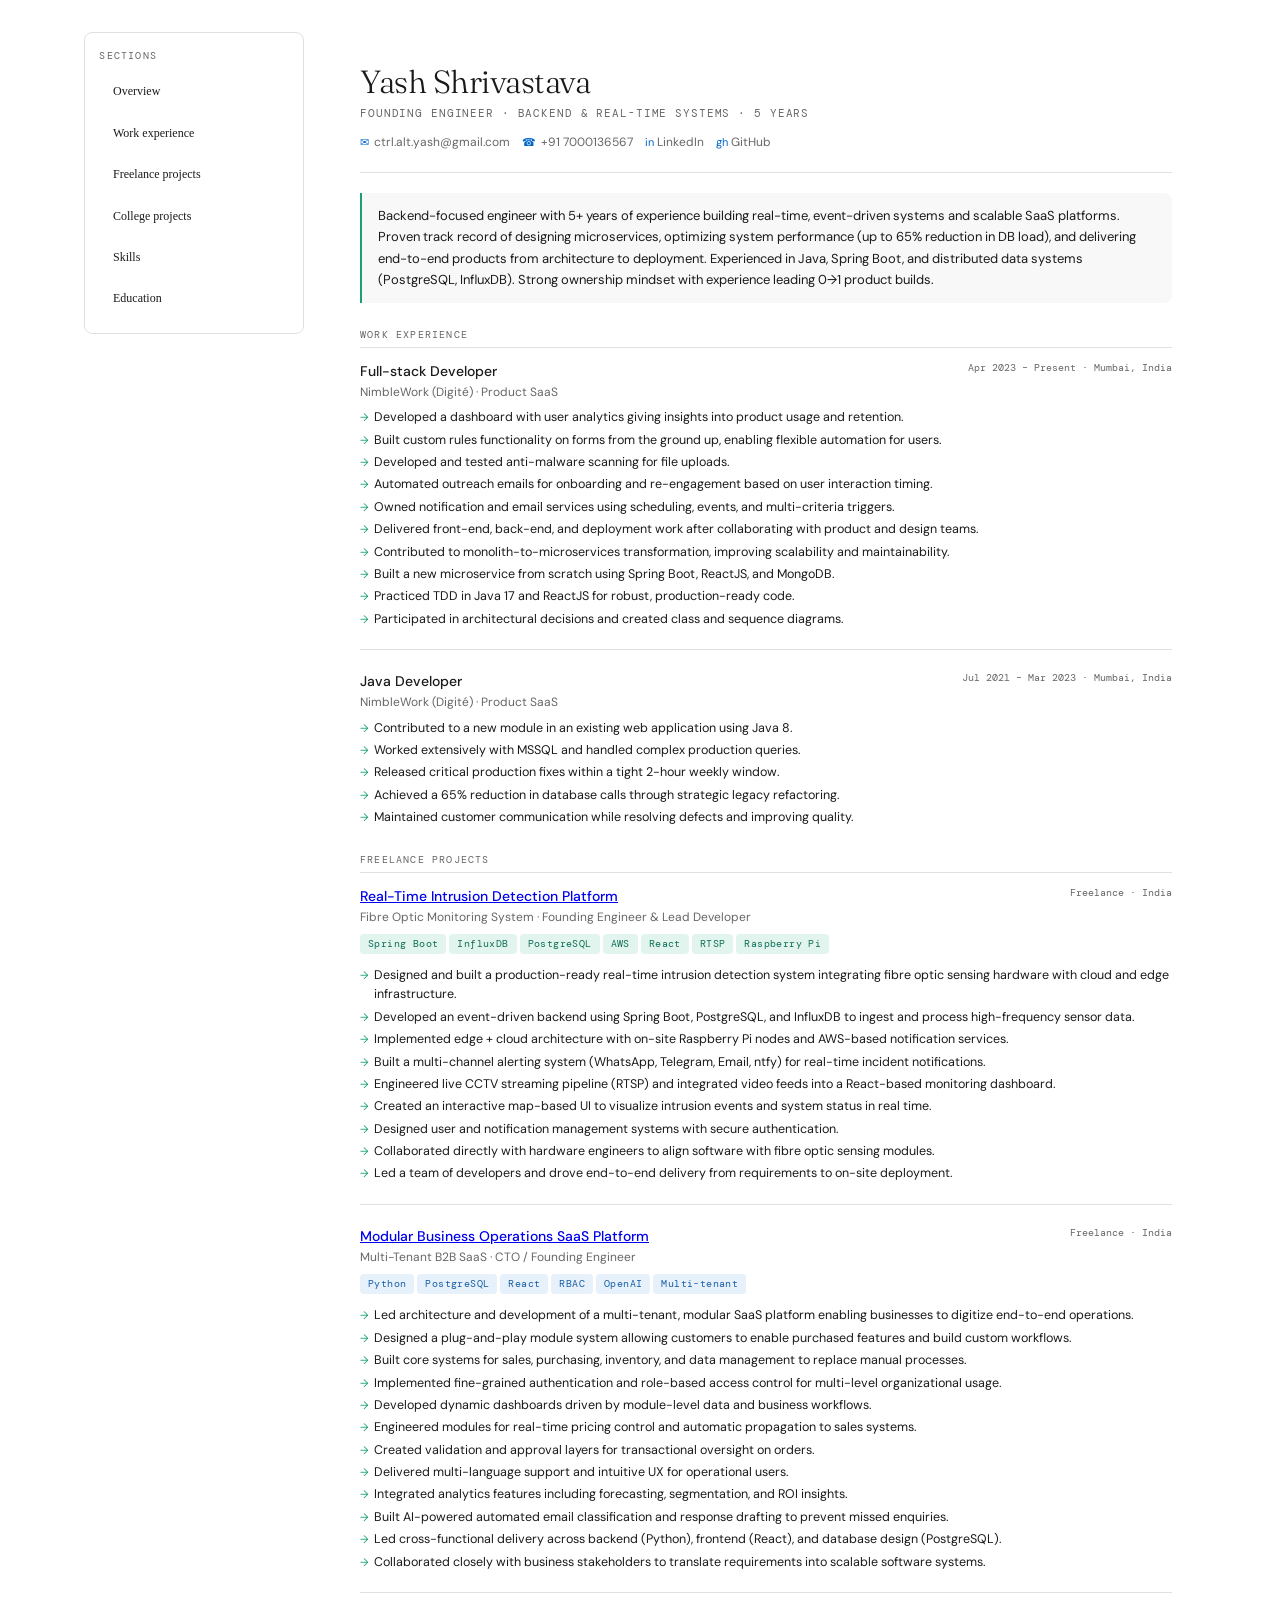
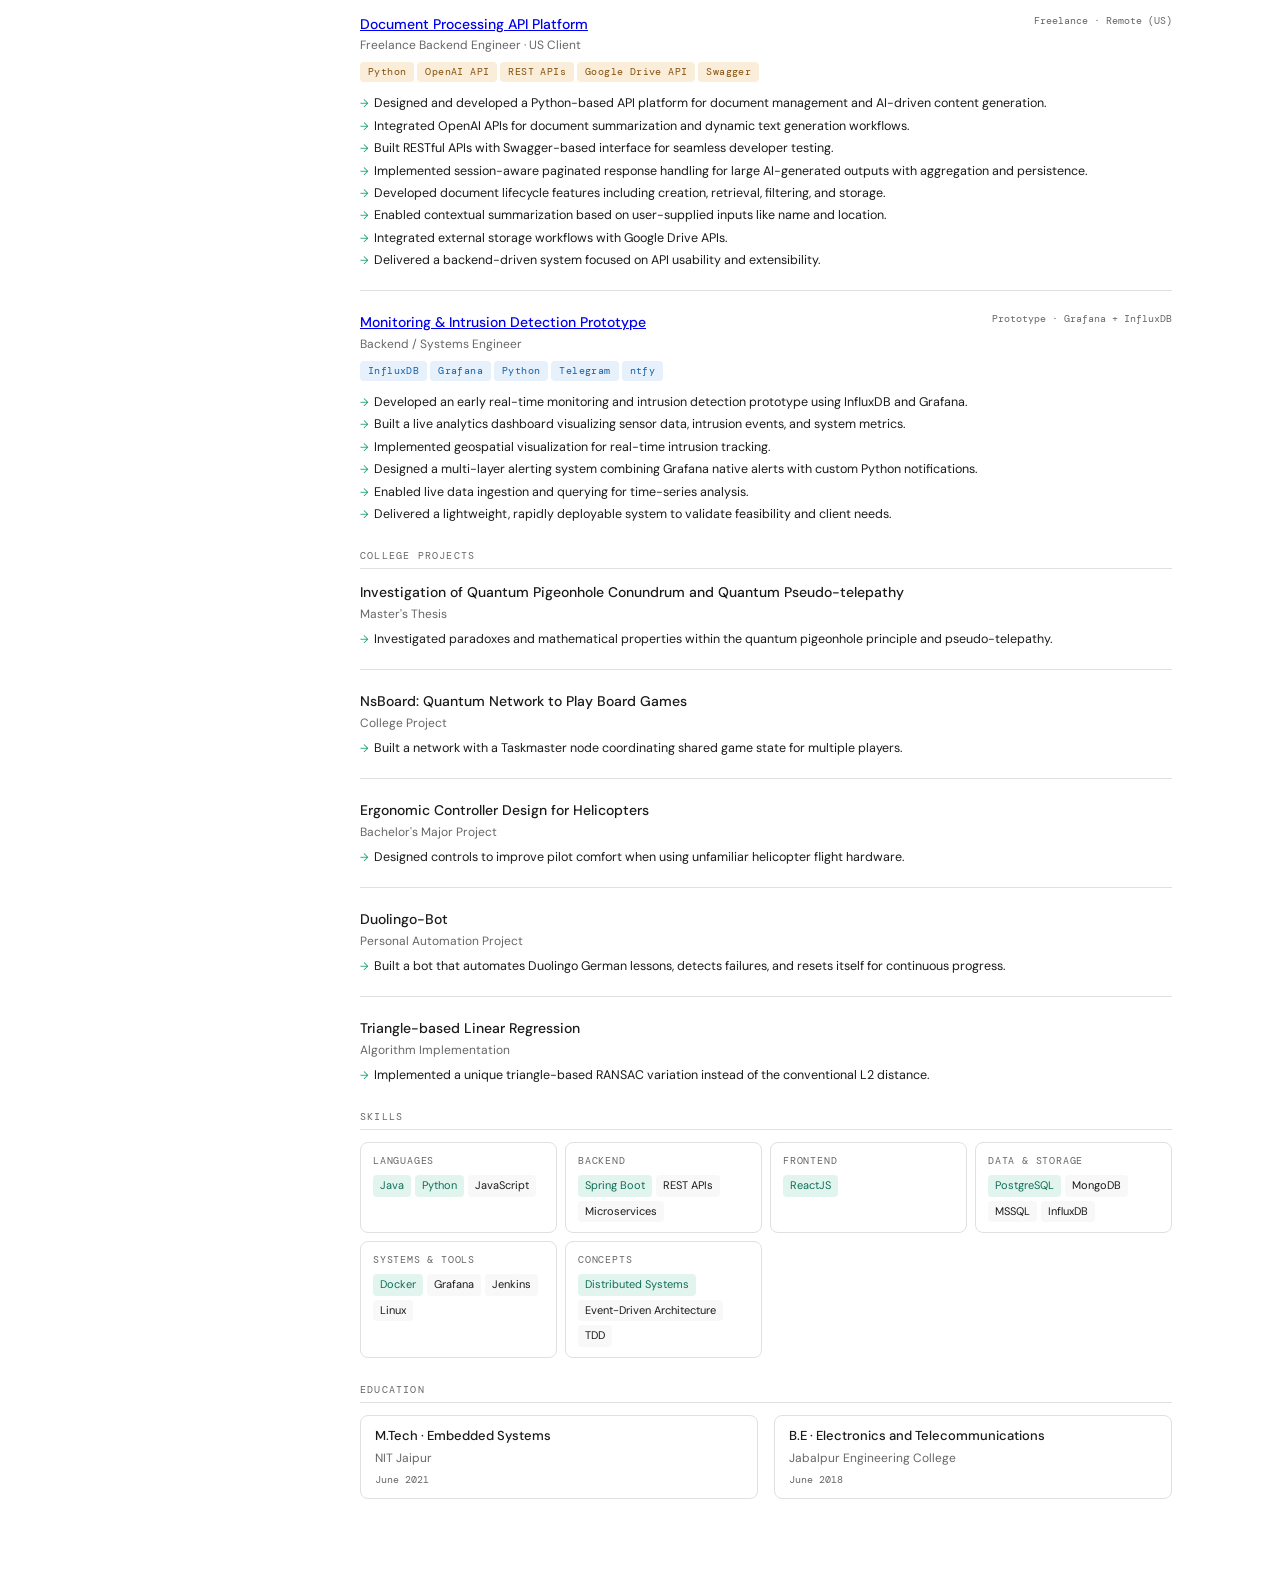
<file: index.html>
<!DOCTYPE html>
<html lang="en">
<head>
  <meta charset="UTF-8">
  <meta name="viewport" content="width=device-width, initial-scale=1.0">
  <title>Yash's Portfolio</title>
  <link rel="stylesheet" href="styles.css">
</head>

<body>
<div class="page-layout">
  <aside class="side-nav" aria-label="Page sections">
    <div class="nav-title">Sections</div>
    <ul class="nav-list">
      <li><a href="#overview">Overview</a></li>
      <li><a href="#work-experience">Work experience</a></li>
      <li><a href="#freelance-projects">Freelance projects</a></li>
      <li><a href="#college-projects">College projects</a></li>
      <li><a href="#skills">Skills</a></li>
      <li><a href="#education">Education</a></li>
    </ul>
  </aside>
  <div class="resume" id="overview">

    <div class="header">
      <div class="name">Yash Shrivastava</div>
    <div class="tagline">Founding Engineer · Backend & Real-Time Systems · 5 Years</div>
      <div class="contact-row">
        <div class="contact-item"><span>✉</span> ctrl.alt.yash@gmail.com</div>
        <div class="contact-item"><span>☎</span> +91 7000136567</div>
        <div class="contact-item"><a href="https://www.linkedin.com/in/maxsash" target="_blank" rel="noopener noreferrer"><span>in</span> LinkedIn</a></div>
        <div class="contact-item"><a href="https://www.github.com/maxsash" target="_blank" rel="noopener noreferrer"><span>gh</span> GitHub</a></div>
      </div>
    </div>

  <div class="pitch">
    Backend-focused engineer with 5+ years of experience building real-time, event-driven systems and scalable SaaS platforms. Proven track record of designing microservices, optimizing system performance (up to 65% reduction in DB load), and delivering end-to-end products from architecture to deployment. Experienced in Java, Spring Boot, and distributed data systems (PostgreSQL, InfluxDB). Strong ownership mindset with experience leading 0→1 product builds.
  </div>

  <div class="section" id="work-experience">
    <div class="section-label">Work experience</div>

    <div class="job">
      <div class="job-header">
        <div>
          <div class="job-title">Full-stack Developer</div>
          <div class="job-company">NimbleWork (Digité) · Product SaaS</div>
        </div>
        <div class="job-meta">Apr 2023 – Present · Mumbai, India</div>
      </div>
      <ul class="bullets">
        <li>Developed a dashboard with user analytics giving insights into product usage and retention.</li>
        <li>Built custom rules functionality on forms from the ground up, enabling flexible automation for users.</li>
        <li>Developed and tested anti-malware scanning for file uploads.</li>
        <li>Automated outreach emails for onboarding and re-engagement based on user interaction timing.</li>
        <li>Owned notification and email services using scheduling, events, and multi-criteria triggers.</li>
        <li>Delivered front-end, back-end, and deployment work after collaborating with product and design teams.</li>
        <li>Contributed to monolith-to-microservices transformation, improving scalability and maintainability.</li>
        <li>Built a new microservice from scratch using Spring Boot, ReactJS, and MongoDB.</li>
        <li>Practiced TDD in Java 17 and ReactJS for robust, production-ready code.</li>
        <li>Participated in architectural decisions and created class and sequence diagrams.</li>
      </ul>
    </div>

    <div class="job">
      <div class="job-header">
        <div>
          <div class="job-title">Java Developer</div>
          <div class="job-company">NimbleWork (Digité) · Product SaaS</div>
        </div>
        <div class="job-meta">Jul 2021 – Mar 2023 · Mumbai, India</div>
      </div>
      <ul class="bullets">
        <li>Contributed to a new module in an existing web application using Java 8.</li>
        <li>Worked extensively with MSSQL and handled complex production queries.</li>
        <li>Released critical production fixes within a tight 2-hour weekly window.</li>
        <li>Achieved a 65% reduction in database calls through strategic legacy refactoring.</li>
        <li>Maintained customer communication while resolving defects and improving quality.</li>
      </ul>
    </div>
  </div>

  <div class="section" id="freelance-projects">
    <div class="section-label">Freelance projects</div>

    <div class="job">
      <div class="job-header">
        <div>
          <div class="job-title"><a href="./case-study/intrusion-detection.html">Real-Time Intrusion Detection Platform</a></div>
          <div class="job-company">Fibre Optic Monitoring System · Founding Engineer & Lead Developer</div>
        </div>
        <div class="job-meta">Freelance · India</div>
      </div>
      <div style="margin-bottom:6px;">
        <span class="badge">Spring Boot</span>
        <span class="badge">InfluxDB</span>
        <span class="badge">PostgreSQL</span>
        <span class="badge">AWS</span>
        <span class="badge">React</span>
        <span class="badge">RTSP</span>
        <span class="badge">Raspberry Pi</span>
      </div>
      <ul class="bullets">
        <li>Designed and built a production-ready real-time intrusion detection system integrating fibre optic sensing hardware with cloud and edge infrastructure.</li>
        <li>Developed an event-driven backend using Spring Boot, PostgreSQL, and InfluxDB to ingest and process high-frequency sensor data.</li>
        <li>Implemented edge + cloud architecture with on-site Raspberry Pi nodes and AWS-based notification services.</li>
        <li>Built a multi-channel alerting system (WhatsApp, Telegram, Email, ntfy) for real-time incident notifications.</li>
        <li>Engineered live CCTV streaming pipeline (RTSP) and integrated video feeds into a React-based monitoring dashboard.</li>
        <li>Created an interactive map-based UI to visualize intrusion events and system status in real time.</li>
        <li>Designed user and notification management systems with secure authentication.</li>
        <li>Collaborated directly with hardware engineers to align software with fibre optic sensing modules.</li>
        <li>Led a team of developers and drove end-to-end delivery from requirements to on-site deployment.</li>
      </ul>
    </div>

    <div class="job">
      <div class="job-header">
        <div>
          <div class="job-title"><a href="./case-study/modular-saas.html">Modular Business Operations SaaS Platform</a></div>
          <div class="job-company">Multi-Tenant B2B SaaS · CTO / Founding Engineer</div>
        </div>
        <div class="job-meta">Freelance · India</div>
      </div>
      <div style="margin-bottom:6px;">
        <span class="badge badge-blue">Python</span>
        <span class="badge badge-blue">PostgreSQL</span>
        <span class="badge badge-blue">React</span>
        <span class="badge badge-blue">RBAC</span>
        <span class="badge badge-blue">OpenAI</span>
        <span class="badge badge-blue">Multi-tenant</span>
      </div>
      <ul class="bullets">
        <li>Led architecture and development of a multi-tenant, modular SaaS platform enabling businesses to digitize end-to-end operations.</li>
        <li>Designed a plug-and-play module system allowing customers to enable purchased features and build custom workflows.</li>
        <li>Built core systems for sales, purchasing, inventory, and data management to replace manual processes.</li>
        <li>Implemented fine-grained authentication and role-based access control for multi-level organizational usage.</li>
        <li>Developed dynamic dashboards driven by module-level data and business workflows.</li>
        <li>Engineered modules for real-time pricing control and automatic propagation to sales systems.</li>
        <li>Created validation and approval layers for transactional oversight on orders.</li>
        <li>Delivered multi-language support and intuitive UX for operational users.</li>
        <li>Integrated analytics features including forecasting, segmentation, and ROI insights.</li>
        <li>Built AI-powered automated email classification and response drafting to prevent missed enquiries.</li>
        <li>Led cross-functional delivery across backend (Python), frontend (React), and database design (PostgreSQL).</li>
        <li>Collaborated closely with business stakeholders to translate requirements into scalable software systems.</li>
      </ul>
    </div>

    <div class="job">
      <div class="job-header">
        <div>
          <div class="job-title"><a href="./case-study/document-processing-api.html">Document Processing API Platform</a></div>
          <div class="job-company">Freelance Backend Engineer · US Client</div>
        </div>
        <div class="job-meta">Freelance · Remote (US)</div>
      </div>
      <div style="margin-bottom:6px;">
        <span class="badge badge-amber">Python</span>
        <span class="badge badge-amber">OpenAI API</span>
        <span class="badge badge-amber">REST APIs</span>
        <span class="badge badge-amber">Google Drive API</span>
        <span class="badge badge-amber">Swagger</span>
      </div>
      <ul class="bullets">
        <li>Designed and developed a Python-based API platform for document management and AI-driven content generation.</li>
        <li>Integrated OpenAI APIs for document summarization and dynamic text generation workflows.</li>
        <li>Built RESTful APIs with Swagger-based interface for seamless developer testing.</li>
        <li>Implemented session-aware paginated response handling for large AI-generated outputs with aggregation and persistence.</li>
        <li>Developed document lifecycle features including creation, retrieval, filtering, and storage.</li>
        <li>Enabled contextual summarization based on user-supplied inputs like name and location.</li>
        <li>Integrated external storage workflows with Google Drive APIs.</li>
        <li>Delivered a backend-driven system focused on API usability and extensibility.</li>
      </ul>
    </div>

    <div class="job">
      <div class="job-header">
        <div>
          <div class="job-title"><a href="./case-study/intrusion-monitoring-prototype.html">Monitoring & Intrusion Detection Prototype</a></div>
          <div class="job-company">Backend / Systems Engineer</div>
        </div>
        <div class="job-meta">Prototype · Grafana + InfluxDB</div>
      </div>
      <div style="margin-bottom:6px;">
        <span class="badge badge-blue">InfluxDB</span>
        <span class="badge badge-blue">Grafana</span>
        <span class="badge badge-blue">Python</span>
        <span class="badge badge-blue">Telegram</span>
        <span class="badge badge-blue">ntfy</span>
      </div>
      <ul class="bullets">
        <li>Developed an early real-time monitoring and intrusion detection prototype using InfluxDB and Grafana.</li>
        <li>Built a live analytics dashboard visualizing sensor data, intrusion events, and system metrics.</li>
        <li>Implemented geospatial visualization for real-time intrusion tracking.</li>
        <li>Designed a multi-layer alerting system combining Grafana native alerts with custom Python notifications.</li>
        <li>Enabled live data ingestion and querying for time-series analysis.</li>
        <li>Delivered a lightweight, rapidly deployable system to validate feasibility and client needs.</li>
      </ul>
    </div>
  </div>

  <div class="section" id="college-projects">
    <div class="section-label">College projects</div>

    <div class="job">
      <div class="job-header">
        <div>
          <div class="job-title">Investigation of Quantum Pigeonhole Conundrum and Quantum Pseudo-telepathy</div>
          <div class="job-company">Master's Thesis</div>
        </div>
      </div>
      <ul class="bullets">
        <li>Investigated paradoxes and mathematical properties within the quantum pigeonhole principle and pseudo-telepathy.</li>
      </ul>
    </div>

    <div class="job">
      <div class="job-header">
        <div>
          <div class="job-title">NsBoard: Quantum Network to Play Board Games</div>
          <div class="job-company">College Project</div>
        </div>
      </div>
      <ul class="bullets">
        <li>Built a network with a Taskmaster node coordinating shared game state for multiple players.</li>
      </ul>
    </div>

    <div class="job">
      <div class="job-header">
        <div>
          <div class="job-title">Ergonomic Controller Design for Helicopters</div>
          <div class="job-company">Bachelor's Major Project</div>
        </div>
      </div>
      <ul class="bullets">
        <li>Designed controls to improve pilot comfort when using unfamiliar helicopter flight hardware.</li>
      </ul>
    </div>

    <div class="job">
      <div class="job-header">
        <div>
          <div class="job-title">Duolingo-Bot</div>
          <div class="job-company">Personal Automation Project</div>
        </div>
      </div>
      <ul class="bullets">
        <li>Built a bot that automates Duolingo German lessons, detects failures, and resets itself for continuous progress.</li>
      </ul>
    </div>

    <div class="job">
      <div class="job-header">
        <div>
          <div class="job-title">Triangle-based Linear Regression</div>
          <div class="job-company">Algorithm Implementation</div>
        </div>
      </div>
      <ul class="bullets">
        <li>Implemented a unique triangle-based RANSAC variation instead of the conventional L2 distance.</li>
      </ul>
    </div>
  </div>

  <div class="section" id="skills">
    <div class="section-label">Skills</div>
    <div class="skills-grid">
      <div class="skill-group">
        <div class="skill-group-title">Languages</div>
        <div class="skill-tags">
          <span class="tag highlight-tag">Java</span>
          <span class="tag highlight-tag">Python</span>
          <span class="tag">JavaScript</span>
        </div>
      </div>
      <div class="skill-group">
        <div class="skill-group-title">Backend</div>
        <div class="skill-tags">
          <span class="tag highlight-tag">Spring Boot</span>
          <span class="tag">REST APIs</span>
          <span class="tag">Microservices</span>
        </div>
      </div>
      <div class="skill-group">
        <div class="skill-group-title">Frontend</div>
        <div class="skill-tags">
          <span class="tag highlight-tag">ReactJS</span>
        </div>
      </div>
      <div class="skill-group">
        <div class="skill-group-title">Data & Storage</div>
        <div class="skill-tags">
          <span class="tag highlight-tag">PostgreSQL</span>
          <span class="tag">MongoDB</span>
          <span class="tag">MSSQL</span>
          <span class="tag">InfluxDB</span>
        </div>
      </div>
      <div class="skill-group">
        <div class="skill-group-title">Systems & Tools</div>
        <div class="skill-tags">
          <span class="tag highlight-tag">Docker</span>
          <span class="tag">Grafana</span>
          <span class="tag">Jenkins</span>
          <span class="tag">Linux</span>
        </div>
      </div>
      <div class="skill-group">
        <div class="skill-group-title">Concepts</div>
        <div class="skill-tags">
          <span class="tag highlight-tag">Distributed Systems</span>
          <span class="tag">Event-Driven Architecture</span>
          <span class="tag">TDD</span>
        </div>
      </div>
    </div>
  </div>

  <div class="section" id="education">
    <div class="section-label">Education</div>
    <div class="two-col">
      <div class="edu-item">
        <div class="edu-degree">M.Tech · Embedded Systems</div>
        <div class="edu-school">NIT Jaipur</div>
        <div class="edu-year">June 2021</div>
      </div>
      <div class="edu-item">
        <div class="edu-degree">B.E · Electronics and Telecommunications</div>
        <div class="edu-school">Jabalpur Engineering College</div>
        <div class="edu-year">June 2018</div>
      </div>
    </div>
  </div>

</div>
</div>

</body>
</html>
</file>
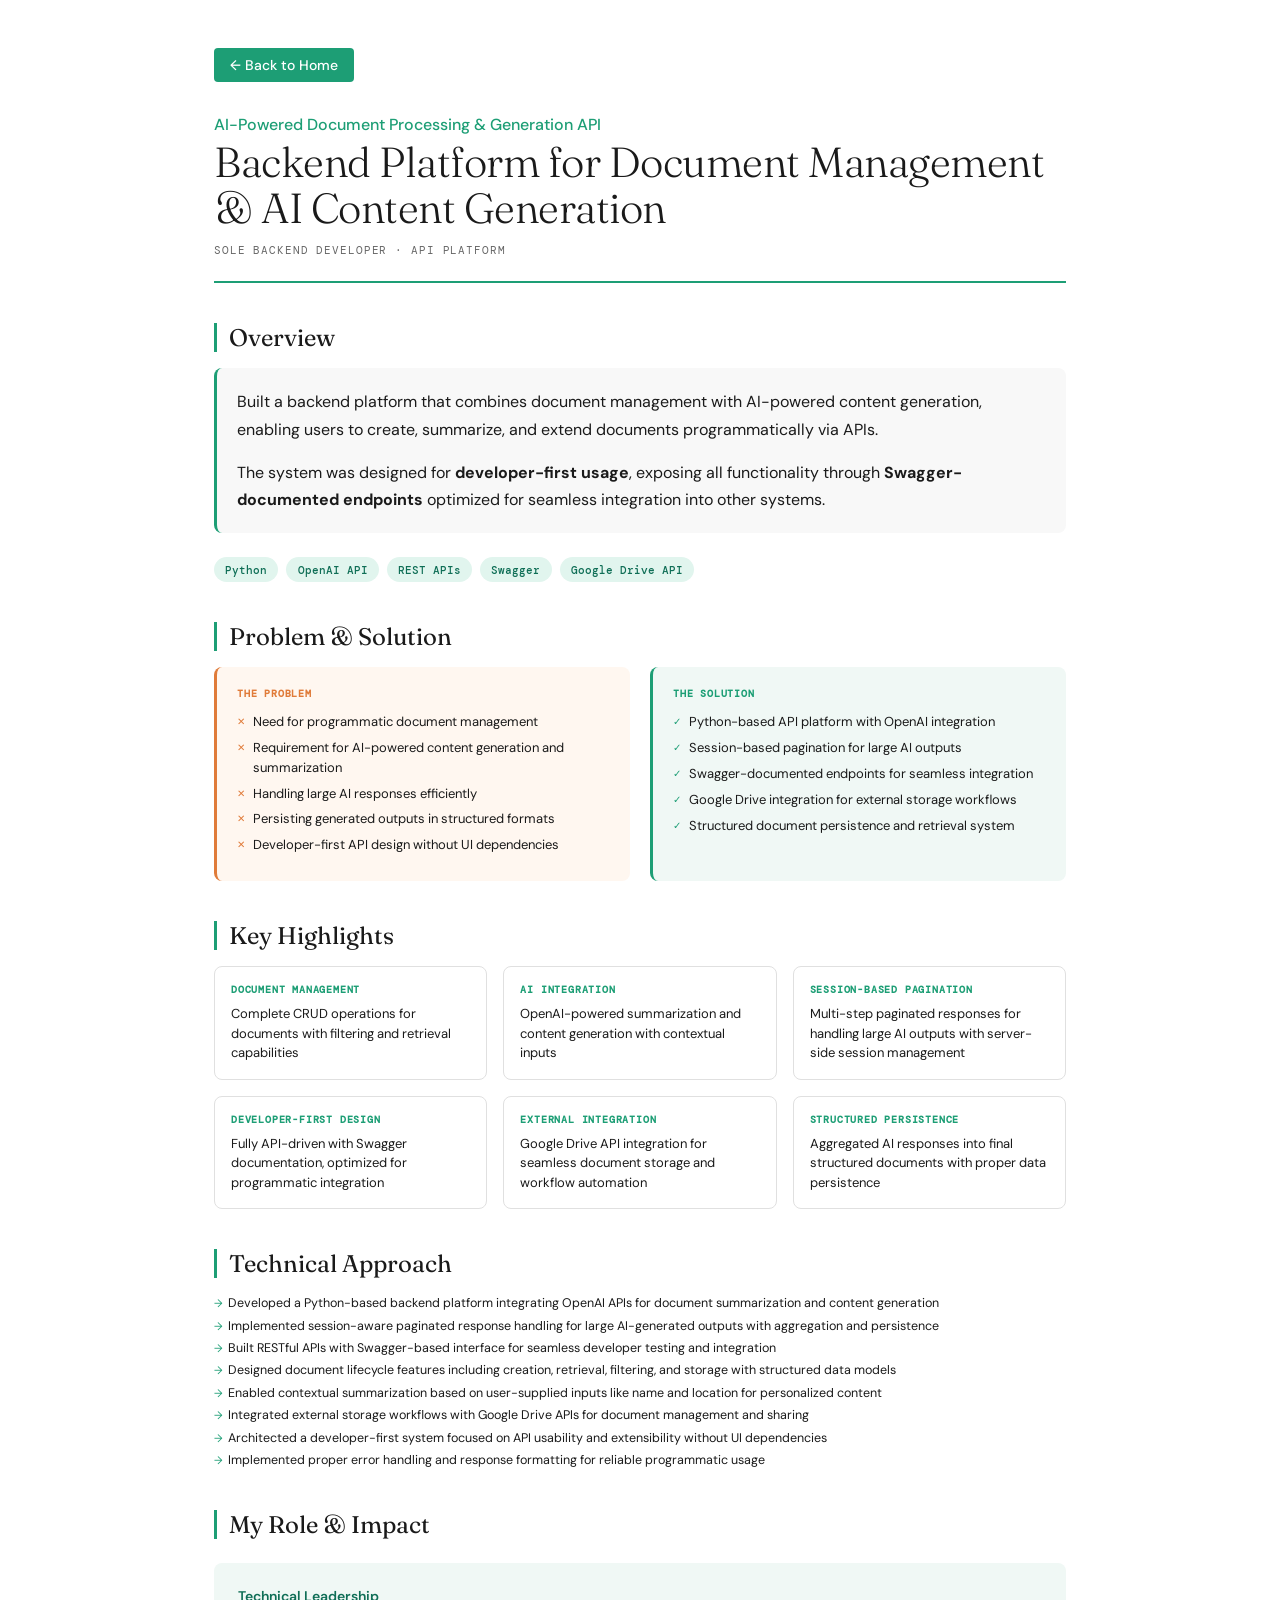
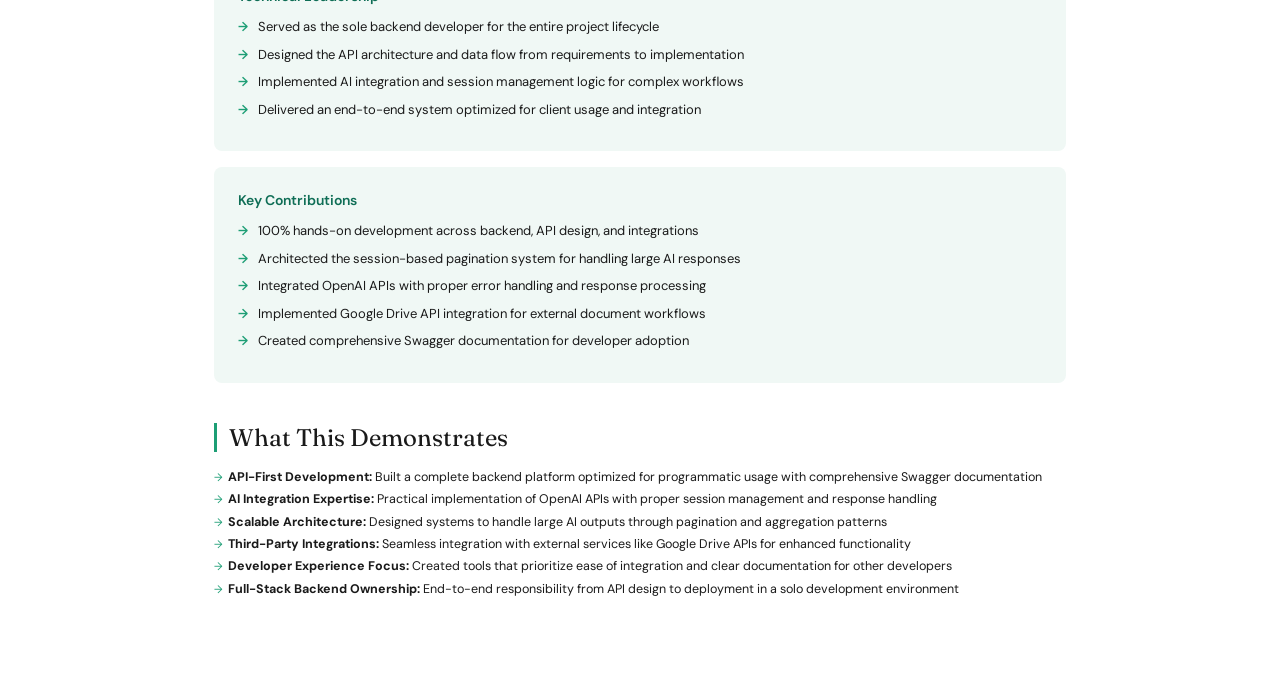
<file: case-study/document-processing-api.html>
<!DOCTYPE html>
<html lang="en">
<head>
  <meta charset="UTF-8">
  <meta name="viewport" content="width=device-width, initial-scale=1.0">
  <title>AI-Powered Document Processing & Generation API - Case Study</title>
  <link rel="stylesheet" href="case-study.css">
</head>

<body>
<div class="case-study">
  <a href="../index.html" class="back-button">← Back to Home</a>
  <div class="case-study-header">
    <div class="case-study-subtitle">AI-Powered Document Processing & Generation API</div>
    <h1 class="case-study-title">Backend Platform for Document Management & AI Content Generation</h1>
    <div class="case-study-meta">Sole Backend Developer · API Platform</div>
  </div>

  <div class="case-study-section">
    <h2 class="case-study-section-title">Overview</h2>
    <div class="overview-box">
      <p>
        Built a backend platform that combines document management with AI-powered content generation, enabling users to create, summarize, and extend documents programmatically via APIs.
      </p>
      <p>
        The system was designed for <strong>developer-first usage</strong>, exposing all functionality through <strong>Swagger-documented endpoints</strong> optimized for seamless integration into other systems.
      </p>
    </div>

    <div class="tech-stack">
      <span class="tech-badge">Python</span>
      <span class="tech-badge">OpenAI API</span>
      <span class="tech-badge">REST APIs</span>
      <span class="tech-badge">Swagger</span>
      <span class="tech-badge">Google Drive API</span>
    </div>
  </div>

  <div class="case-study-section">
    <h2 class="case-study-section-title">Problem & Solution</h2>
    <div class="problem-solution-grid">
      <div class="ps-card problem">
        <h4>The Problem</h4>
        <ul>
          <li>Need for programmatic document management</li>
          <li>Requirement for AI-powered content generation and summarization</li>
          <li>Handling large AI responses efficiently</li>
          <li>Persisting generated outputs in structured formats</li>
          <li>Developer-first API design without UI dependencies</li>
        </ul>
      </div>
      <div class="ps-card solution">
        <h4>The Solution</h4>
        <ul>
          <li>Python-based API platform with OpenAI integration</li>
          <li>Session-based pagination for large AI outputs</li>
          <li>Swagger-documented endpoints for seamless integration</li>
          <li>Google Drive integration for external storage workflows</li>
          <li>Structured document persistence and retrieval system</li>
        </ul>
      </div>
    </div>
  </div>

  <div class="case-study-section">
    <h2 class="case-study-section-title">Key Highlights</h2>
    <div class="highlights-grid">
      <div class="highlight-card">
        <div class="highlight-label">Document Management</div>
        <div class="highlight-text">Complete CRUD operations for documents with filtering and retrieval capabilities</div>
      </div>
      <div class="highlight-card">
        <div class="highlight-label">AI Integration</div>
        <div class="highlight-text">OpenAI-powered summarization and content generation with contextual inputs</div>
      </div>
      <div class="highlight-card">
        <div class="highlight-label">Session-Based Pagination</div>
        <div class="highlight-text">Multi-step paginated responses for handling large AI outputs with server-side session management</div>
      </div>
      <div class="highlight-card">
        <div class="highlight-label">Developer-First Design</div>
        <div class="highlight-text">Fully API-driven with Swagger documentation, optimized for programmatic integration</div>
      </div>
      <div class="highlight-card">
        <div class="highlight-label">External Integration</div>
        <div class="highlight-text">Google Drive API integration for seamless document storage and workflow automation</div>
      </div>
      <div class="highlight-card">
        <div class="highlight-label">Structured Persistence</div>
        <div class="highlight-text">Aggregated AI responses into final structured documents with proper data persistence</div>
      </div>
    </div>
  </div>

  <div class="case-study-section">
    <h2 class="case-study-section-title">Technical Approach</h2>
    <ul class="bullets">
      <li>Developed a Python-based backend platform integrating OpenAI APIs for document summarization and content generation</li>
      <li>Implemented session-aware paginated response handling for large AI-generated outputs with aggregation and persistence</li>
      <li>Built RESTful APIs with Swagger-based interface for seamless developer testing and integration</li>
      <li>Designed document lifecycle features including creation, retrieval, filtering, and storage with structured data models</li>
      <li>Enabled contextual summarization based on user-supplied inputs like name and location for personalized content</li>
      <li>Integrated external storage workflows with Google Drive APIs for document management and sharing</li>
      <li>Architected a developer-first system focused on API usability and extensibility without UI dependencies</li>
      <li>Implemented proper error handling and response formatting for reliable programmatic usage</li>
    </ul>
  </div>

  <div class="case-study-section">
    <h2 class="case-study-section-title">My Role & Impact</h2>
    <div class="role-section">
      <h4>Technical Leadership</h4>
      <ul>
        <li>Served as the sole backend developer for the entire project lifecycle</li>
        <li>Designed the API architecture and data flow from requirements to implementation</li>
        <li>Implemented AI integration and session management logic for complex workflows</li>
        <li>Delivered an end-to-end system optimized for client usage and integration</li>
      </ul>
    </div>

    <div class="role-section">
      <h4>Key Contributions</h4>
      <ul>
        <li>100% hands-on development across backend, API design, and integrations</li>
        <li>Architected the session-based pagination system for handling large AI responses</li>
        <li>Integrated OpenAI APIs with proper error handling and response processing</li>
        <li>Implemented Google Drive API integration for external document workflows</li>
        <li>Created comprehensive Swagger documentation for developer adoption</li>
      </ul>
    </div>
  </div>

  <div class="case-study-section">
    <h2 class="case-study-section-title">What This Demonstrates</h2>
    <ul class="bullets">
      <li><strong>API-First Development:</strong> Built a complete backend platform optimized for programmatic usage with comprehensive Swagger documentation</li>
      <li><strong>AI Integration Expertise:</strong> Practical implementation of OpenAI APIs with proper session management and response handling</li>
      <li><strong>Scalable Architecture:</strong> Designed systems to handle large AI outputs through pagination and aggregation patterns</li>
      <li><strong>Third-Party Integrations:</strong> Seamless integration with external services like Google Drive APIs for enhanced functionality</li>
      <li><strong>Developer Experience Focus:</strong> Created tools that prioritize ease of integration and clear documentation for other developers</li>
      <li><strong>Full-Stack Backend Ownership:</strong> End-to-end responsibility from API design to deployment in a solo development environment</li>
    </ul>
  </div>

</div>
</body>
</html>
</file>
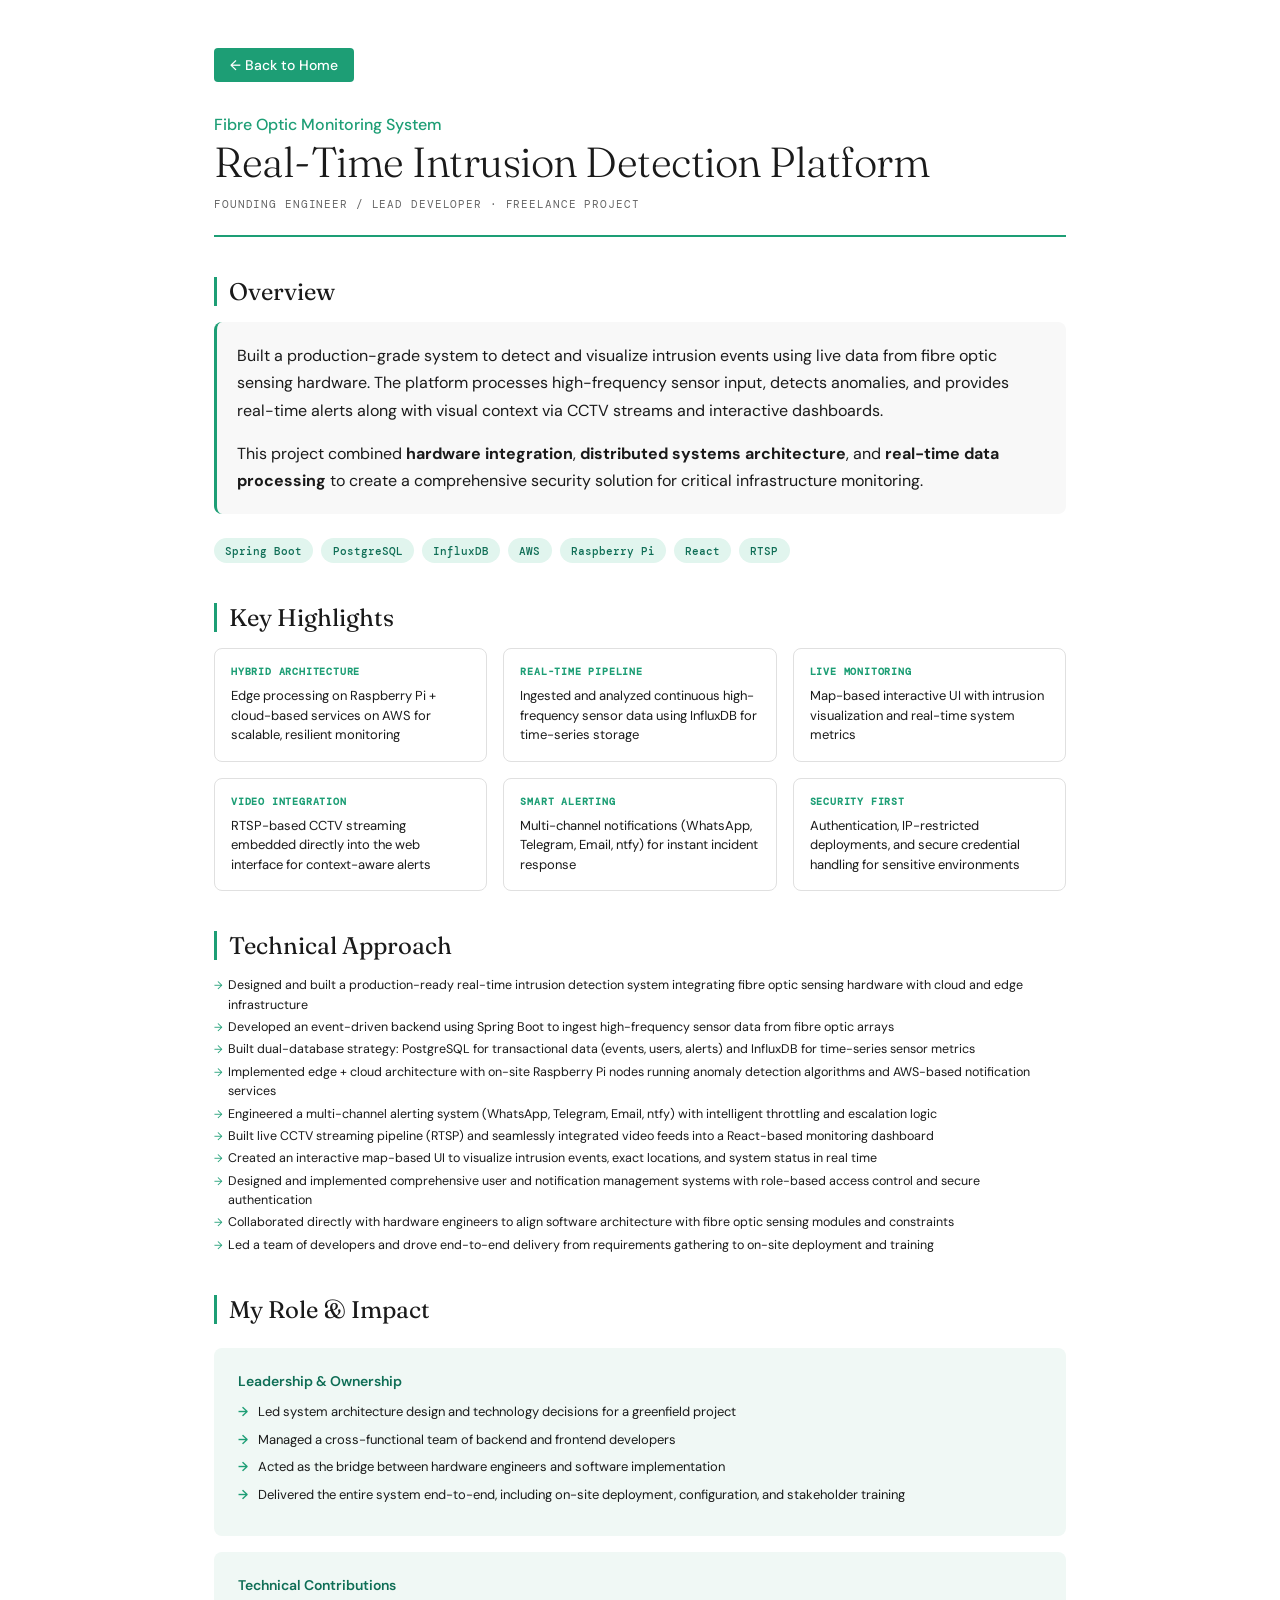
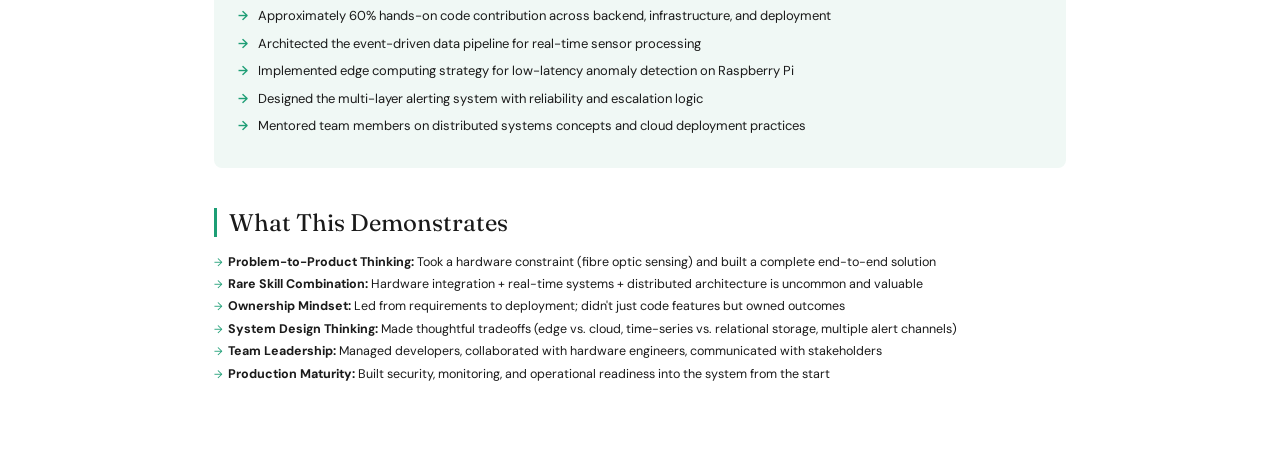
<file: case-study/intrusion-detection.html>
<!DOCTYPE html>
<html lang="en">
<head>
  <meta charset="UTF-8">
  <meta name="viewport" content="width=device-width, initial-scale=1.0">
  <title>Real-Time Intrusion Detection Platform - Case Study</title>
  <link rel="stylesheet" href="case-study.css">
</head>

<body>
<div class="case-study">
  <a href="../index.html" class="back-button">← Back to Home</a>
  <div class="case-study-header">
    <div class="case-study-subtitle">Fibre Optic Monitoring System</div>
    <h1 class="case-study-title">Real-Time Intrusion Detection Platform</h1>
    <div class="case-study-meta">Founding Engineer / Lead Developer · Freelance Project</div>
  </div>

  <div class="case-study-section">
    <h2 class="case-study-section-title">Overview</h2>
    <div class="overview-box">
      <p>
        Built a production-grade system to detect and visualize intrusion events using live data from fibre optic sensing hardware. The platform processes high-frequency sensor input, detects anomalies, and provides real-time alerts along with visual context via CCTV streams and interactive dashboards.
      </p>
      <p>
        This project combined <strong>hardware integration</strong>, <strong>distributed systems architecture</strong>, and <strong>real-time data processing</strong> to create a comprehensive security solution for critical infrastructure monitoring.
      </p>
    </div>

    <div class="tech-stack">
      <span class="tech-badge">Spring Boot</span>
      <span class="tech-badge">PostgreSQL</span>
      <span class="tech-badge">InfluxDB</span>
      <span class="tech-badge">AWS</span>
      <span class="tech-badge">Raspberry Pi</span>
      <span class="tech-badge">React</span>
      <span class="tech-badge">RTSP</span>
    </div>
  </div>

  <div class="case-study-section">
    <h2 class="case-study-section-title">Key Highlights</h2>
    <div class="highlights-grid">
      <div class="highlight-card">
        <div class="highlight-label">Hybrid Architecture</div>
        <div class="highlight-text">Edge processing on Raspberry Pi + cloud-based services on AWS for scalable, resilient monitoring</div>
      </div>
      <div class="highlight-card">
        <div class="highlight-label">Real-Time Pipeline</div>
        <div class="highlight-text">Ingested and analyzed continuous high-frequency sensor data using InfluxDB for time-series storage</div>
      </div>
      <div class="highlight-card">
        <div class="highlight-label">Live Monitoring</div>
        <div class="highlight-text">Map-based interactive UI with intrusion visualization and real-time system metrics</div>
      </div>
      <div class="highlight-card">
        <div class="highlight-label">Video Integration</div>
        <div class="highlight-text">RTSP-based CCTV streaming embedded directly into the web interface for context-aware alerts</div>
      </div>
      <div class="highlight-card">
        <div class="highlight-label">Smart Alerting</div>
        <div class="highlight-text">Multi-channel notifications (WhatsApp, Telegram, Email, ntfy) for instant incident response</div>
      </div>
      <div class="highlight-card">
        <div class="highlight-label">Security First</div>
        <div class="highlight-text">Authentication, IP-restricted deployments, and secure credential handling for sensitive environments</div>
      </div>
    </div>
  </div>

  <div class="case-study-section">
    <h2 class="case-study-section-title">Technical Approach</h2>
    <ul class="bullets">
      <li>Designed and built a production-ready real-time intrusion detection system integrating fibre optic sensing hardware with cloud and edge infrastructure</li>
      <li>Developed an event-driven backend using Spring Boot to ingest high-frequency sensor data from fibre optic arrays</li>
      <li>Built dual-database strategy: PostgreSQL for transactional data (events, users, alerts) and InfluxDB for time-series sensor metrics</li>
      <li>Implemented edge + cloud architecture with on-site Raspberry Pi nodes running anomaly detection algorithms and AWS-based notification services</li>
      <li>Engineered a multi-channel alerting system (WhatsApp, Telegram, Email, ntfy) with intelligent throttling and escalation logic</li>
      <li>Built live CCTV streaming pipeline (RTSP) and seamlessly integrated video feeds into a React-based monitoring dashboard</li>
      <li>Created an interactive map-based UI to visualize intrusion events, exact locations, and system status in real time</li>
      <li>Designed and implemented comprehensive user and notification management systems with role-based access control and secure authentication</li>
      <li>Collaborated directly with hardware engineers to align software architecture with fibre optic sensing modules and constraints</li>
      <li>Led a team of developers and drove end-to-end delivery from requirements gathering to on-site deployment and training</li>
    </ul>
  </div>

  <div class="case-study-section">
    <h2 class="case-study-section-title">My Role & Impact</h2>
    <div class="role-section">
      <h4>Leadership & Ownership</h4>
      <ul>
        <li>Led system architecture design and technology decisions for a greenfield project</li>
        <li>Managed a cross-functional team of backend and frontend developers</li>
        <li>Acted as the bridge between hardware engineers and software implementation</li>
        <li>Delivered the entire system end-to-end, including on-site deployment, configuration, and stakeholder training</li>
      </ul>
    </div>

    <div class="role-section">
      <h4>Technical Contributions</h4>
      <ul>
        <li>Approximately 60% hands-on code contribution across backend, infrastructure, and deployment</li>
        <li>Architected the event-driven data pipeline for real-time sensor processing</li>
        <li>Implemented edge computing strategy for low-latency anomaly detection on Raspberry Pi</li>
        <li>Designed the multi-layer alerting system with reliability and escalation logic</li>
        <li>Mentored team members on distributed systems concepts and cloud deployment practices</li>
      </ul>
    </div>
  </div>

  <div class="case-study-section">
    <h2 class="case-study-section-title">What This Demonstrates</h2>
    <ul class="bullets">
      <li><strong>Problem-to-Product Thinking:</strong> Took a hardware constraint (fibre optic sensing) and built a complete end-to-end solution</li>
      <li><strong>Rare Skill Combination:</strong> Hardware integration + real-time systems + distributed architecture is uncommon and valuable</li>
      <li><strong>Ownership Mindset:</strong> Led from requirements to deployment; didn't just code features but owned outcomes</li>
      <li><strong>System Design Thinking:</strong> Made thoughtful tradeoffs (edge vs. cloud, time-series vs. relational storage, multiple alert channels)</li>
      <li><strong>Team Leadership:</strong> Managed developers, collaborated with hardware engineers, communicated with stakeholders</li>
      <li><strong>Production Maturity:</strong> Built security, monitoring, and operational readiness into the system from the start</li>
    </ul>
  </div>

</div>
</body>

</html>
</file>
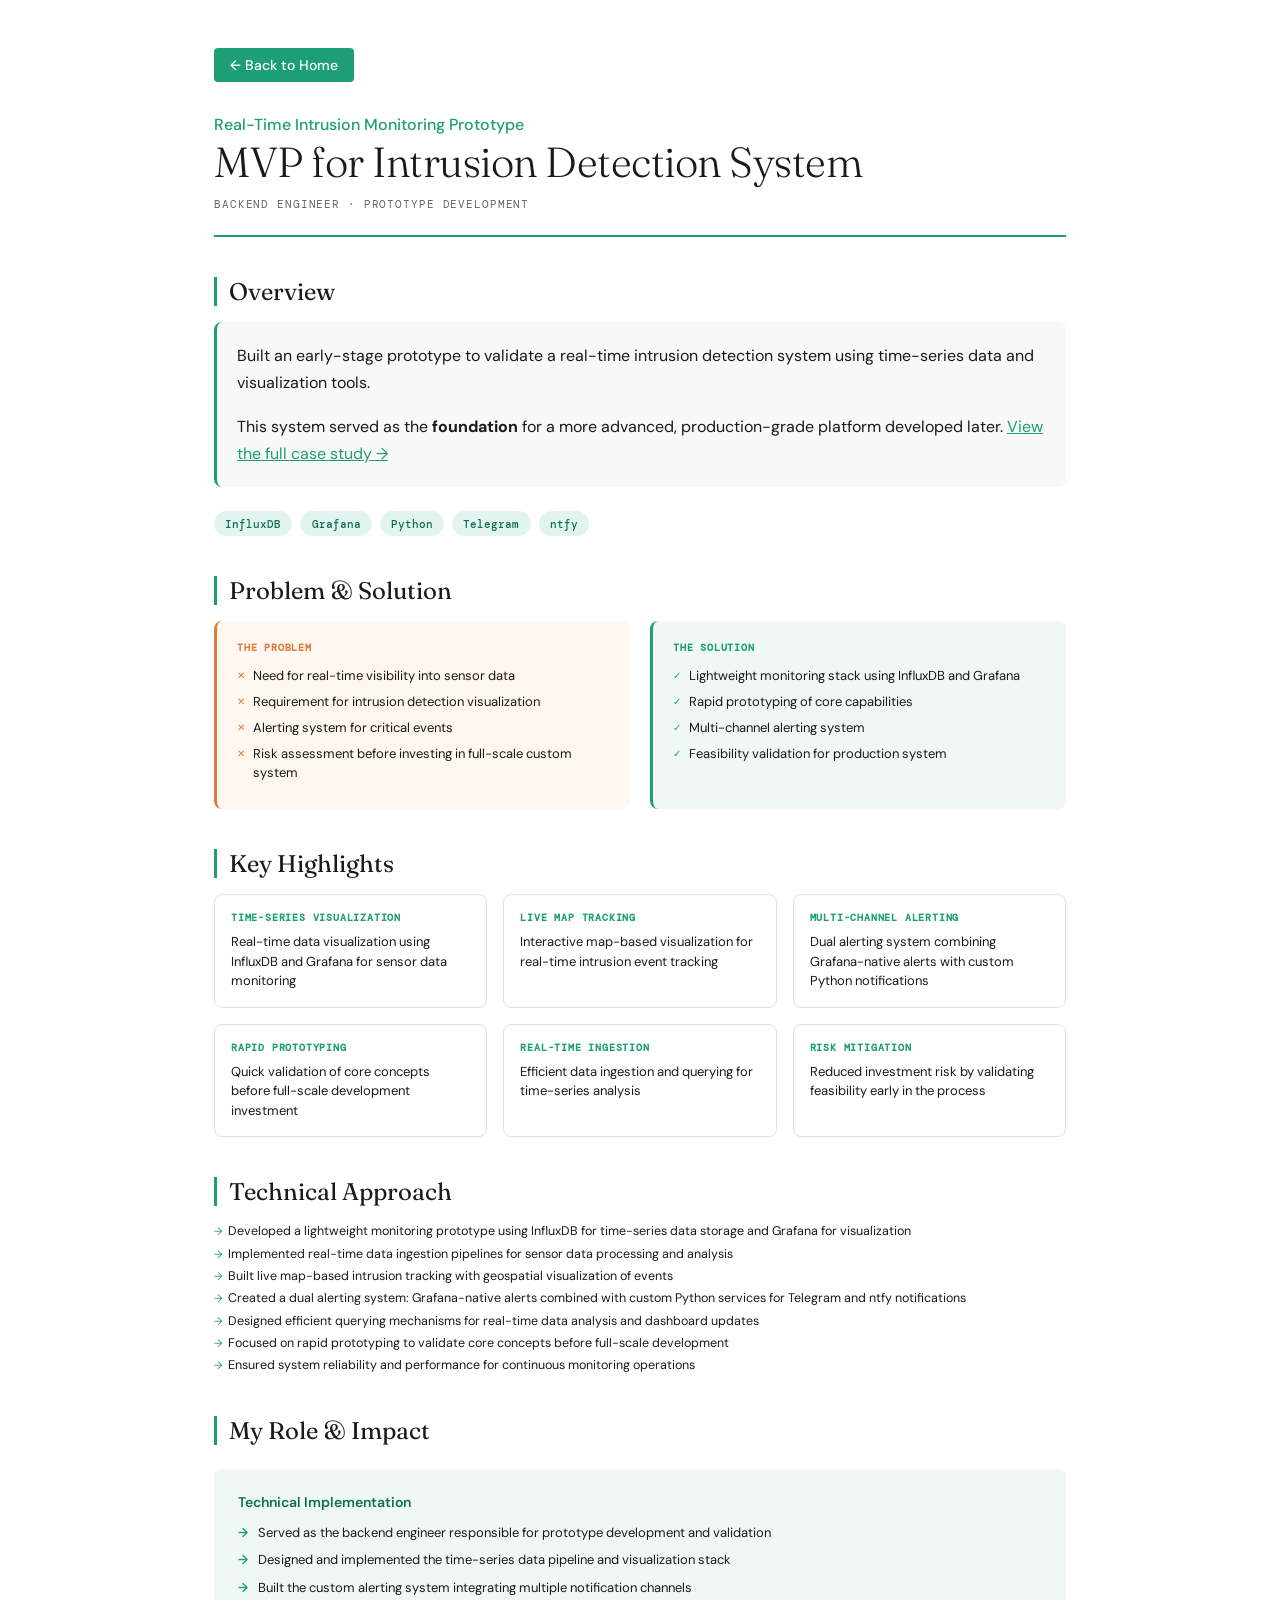
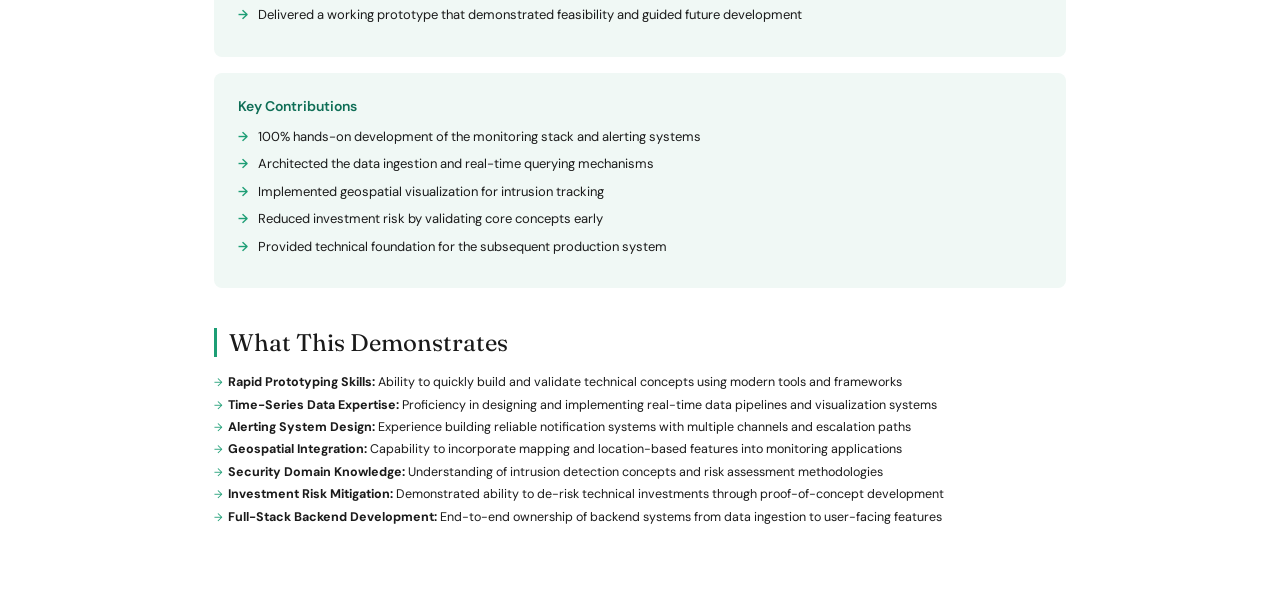
<file: case-study/intrusion-monitoring-prototype.html>
<!DOCTYPE html>
<html lang="en">
<head>
  <meta charset="UTF-8">
  <meta name="viewport" content="width=device-width, initial-scale=1.0">
  <title>Real-Time Intrusion Monitoring Prototype - Case Study</title>
  <link rel="stylesheet" href="case-study.css">
</head>

<body>
<div class="case-study">
  <a href="../index.html" class="back-button">← Back to Home</a>
  <div class="case-study-header">
    <div class="case-study-subtitle">Real-Time Intrusion Monitoring Prototype</div>
    <h1 class="case-study-title">MVP for Intrusion Detection System</h1>
    <div class="case-study-meta">Backend Engineer · Prototype Development</div>
  </div>

  <div class="case-study-section">
    <h2 class="case-study-section-title">Overview</h2>
    <div class="overview-box">
      <p>
        Built an early-stage prototype to validate a real-time intrusion detection system using time-series data and visualization tools.
      </p>
      <p>
        This system served as the <strong>foundation</strong> for a more advanced, production-grade platform developed later. <a href="intrusion-detection.html" style="color: #1D9E75; text-decoration: underline;">View the full case study →</a>
      </p>
    </div>

    <div class="tech-stack">
      <span class="tech-badge">InfluxDB</span>
      <span class="tech-badge">Grafana</span>
      <span class="tech-badge">Python</span>
      <span class="tech-badge">Telegram</span>
      <span class="tech-badge">ntfy</span>
    </div>
  </div>

  <div class="case-study-section">
    <h2 class="case-study-section-title">Problem & Solution</h2>
    <div class="problem-solution-grid">
      <div class="ps-card problem">
        <h4>The Problem</h4>
        <ul>
          <li>Need for real-time visibility into sensor data</li>
          <li>Requirement for intrusion detection visualization</li>
          <li>Alerting system for critical events</li>
          <li>Risk assessment before investing in full-scale custom system</li>
        </ul>
      </div>
      <div class="ps-card solution">
        <h4>The Solution</h4>
        <ul>
          <li>Lightweight monitoring stack using InfluxDB and Grafana</li>
          <li>Rapid prototyping of core capabilities</li>
          <li>Multi-channel alerting system</li>
          <li>Feasibility validation for production system</li>
        </ul>
      </div>
    </div>
  </div>

  <div class="case-study-section">
    <h2 class="case-study-section-title">Key Highlights</h2>
    <div class="highlights-grid">
      <div class="highlight-card">
        <div class="highlight-label">Time-Series Visualization</div>
        <div class="highlight-text">Real-time data visualization using InfluxDB and Grafana for sensor data monitoring</div>
      </div>
      <div class="highlight-card">
        <div class="highlight-label">Live Map Tracking</div>
        <div class="highlight-text">Interactive map-based visualization for real-time intrusion event tracking</div>
      </div>
      <div class="highlight-card">
        <div class="highlight-label">Multi-Channel Alerting</div>
        <div class="highlight-text">Dual alerting system combining Grafana-native alerts with custom Python notifications</div>
      </div>
      <div class="highlight-card">
        <div class="highlight-label">Rapid Prototyping</div>
        <div class="highlight-text">Quick validation of core concepts before full-scale development investment</div>
      </div>
      <div class="highlight-card">
        <div class="highlight-label">Real-Time Ingestion</div>
        <div class="highlight-text">Efficient data ingestion and querying for time-series analysis</div>
      </div>
      <div class="highlight-card">
        <div class="highlight-label">Risk Mitigation</div>
        <div class="highlight-text">Reduced investment risk by validating feasibility early in the process</div>
      </div>
    </div>
  </div>

  <div class="case-study-section">
    <h2 class="case-study-section-title">Technical Approach</h2>
    <ul class="bullets">
      <li>Developed a lightweight monitoring prototype using InfluxDB for time-series data storage and Grafana for visualization</li>
      <li>Implemented real-time data ingestion pipelines for sensor data processing and analysis</li>
      <li>Built live map-based intrusion tracking with geospatial visualization of events</li>
      <li>Created a dual alerting system: Grafana-native alerts combined with custom Python services for Telegram and ntfy notifications</li>
      <li>Designed efficient querying mechanisms for real-time data analysis and dashboard updates</li>
      <li>Focused on rapid prototyping to validate core concepts before full-scale development</li>
      <li>Ensured system reliability and performance for continuous monitoring operations</li>
    </ul>
  </div>

  <div class="case-study-section">
    <h2 class="case-study-section-title">My Role & Impact</h2>
    <div class="role-section">
      <h4>Technical Implementation</h4>
      <ul>
        <li>Served as the backend engineer responsible for prototype development and validation</li>
        <li>Designed and implemented the time-series data pipeline and visualization stack</li>
        <li>Built the custom alerting system integrating multiple notification channels</li>
        <li>Delivered a working prototype that demonstrated feasibility and guided future development</li>
      </ul>
    </div>

    <div class="role-section">
      <h4>Key Contributions</h4>
      <ul>
        <li>100% hands-on development of the monitoring stack and alerting systems</li>
        <li>Architected the data ingestion and real-time querying mechanisms</li>
        <li>Implemented geospatial visualization for intrusion tracking</li>
        <li>Reduced investment risk by validating core concepts early</li>
        <li>Provided technical foundation for the subsequent production system</li>
      </ul>
    </div>
  </div>

  <div class="case-study-section">
    <h2 class="case-study-section-title">What This Demonstrates</h2>
    <ul class="bullets">
      <li><strong>Rapid Prototyping Skills:</strong> Ability to quickly build and validate technical concepts using modern tools and frameworks</li>
      <li><strong>Time-Series Data Expertise:</strong> Proficiency in designing and implementing real-time data pipelines and visualization systems</li>
      <li><strong>Alerting System Design:</strong> Experience building reliable notification systems with multiple channels and escalation paths</li>
      <li><strong>Geospatial Integration:</strong> Capability to incorporate mapping and location-based features into monitoring applications</li>
      <li><strong>Security Domain Knowledge:</strong> Understanding of intrusion detection concepts and risk assessment methodologies</li>
      <li><strong>Investment Risk Mitigation:</strong> Demonstrated ability to de-risk technical investments through proof-of-concept development</li>
      <li><strong>Full-Stack Backend Development:</strong> End-to-end ownership of backend systems from data ingestion to user-facing features</li>
    </ul>
  </div>

</div>
</body>
</html>
</file>
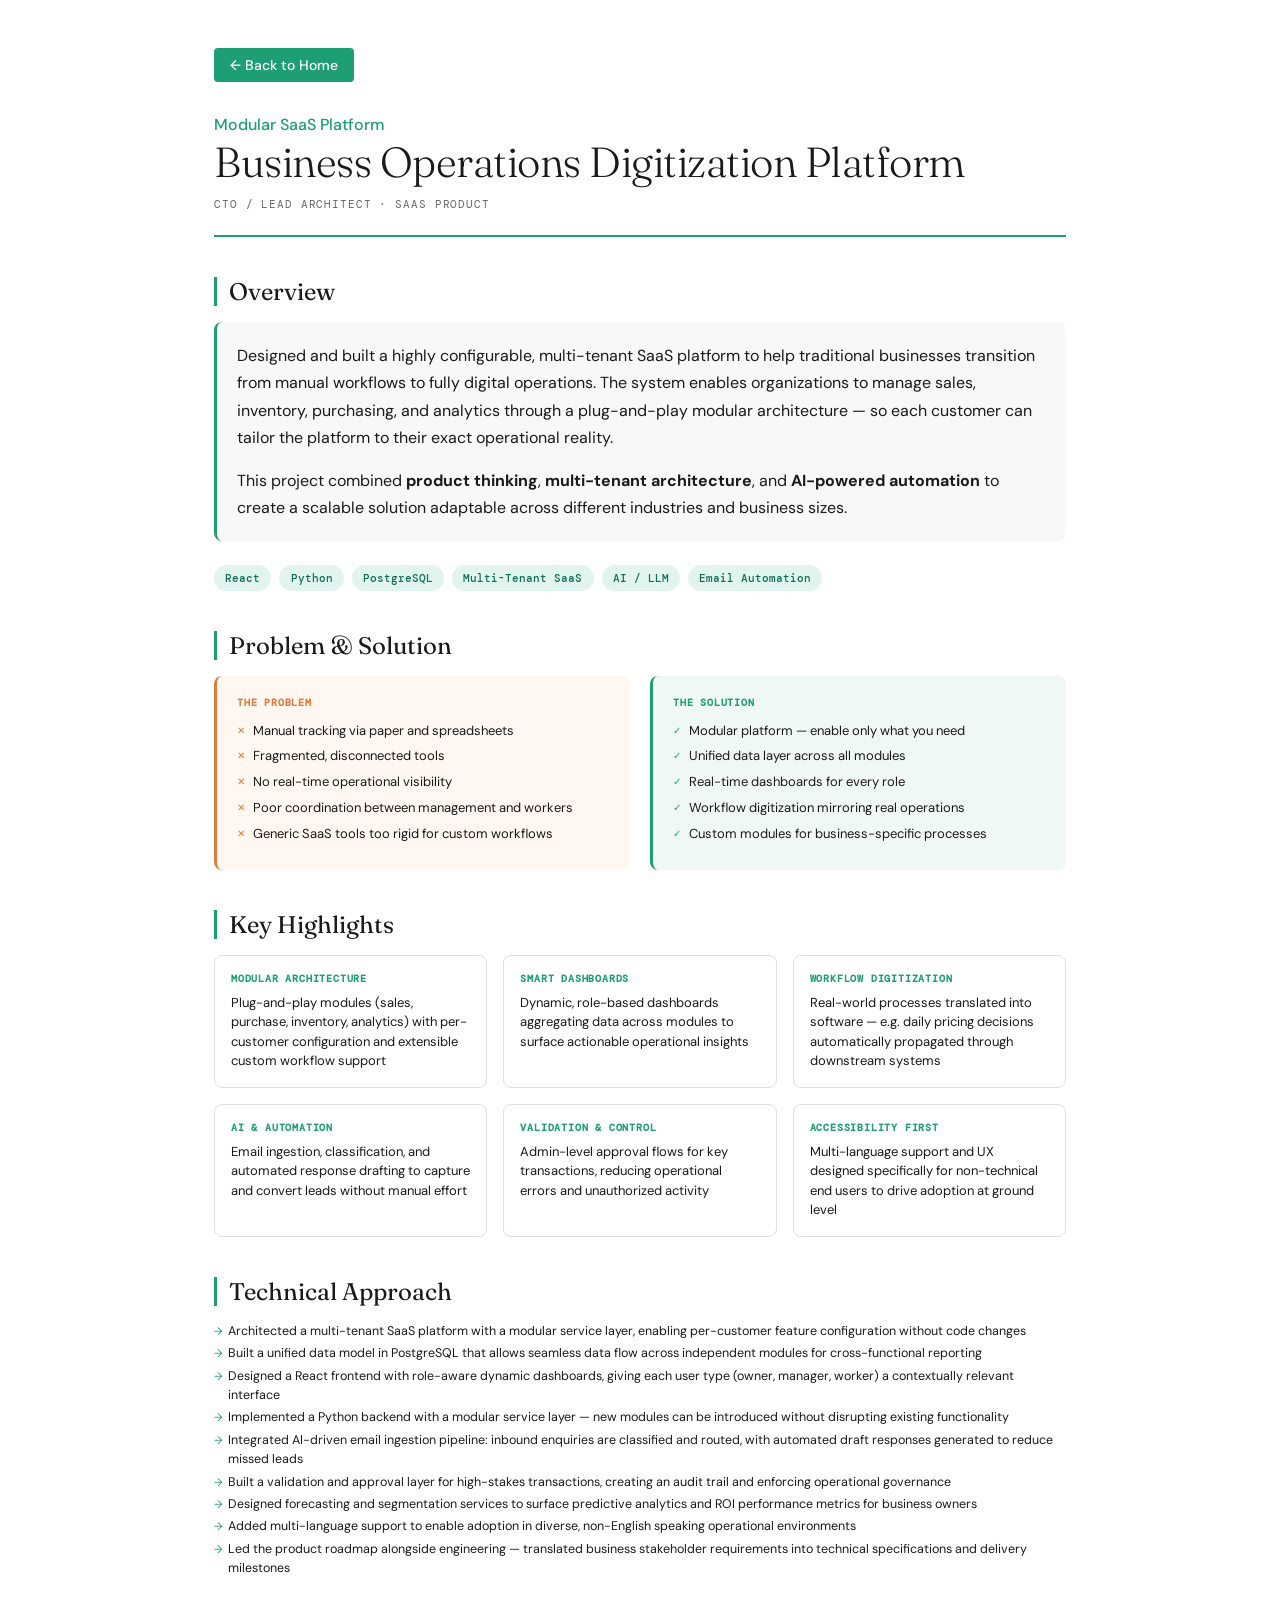
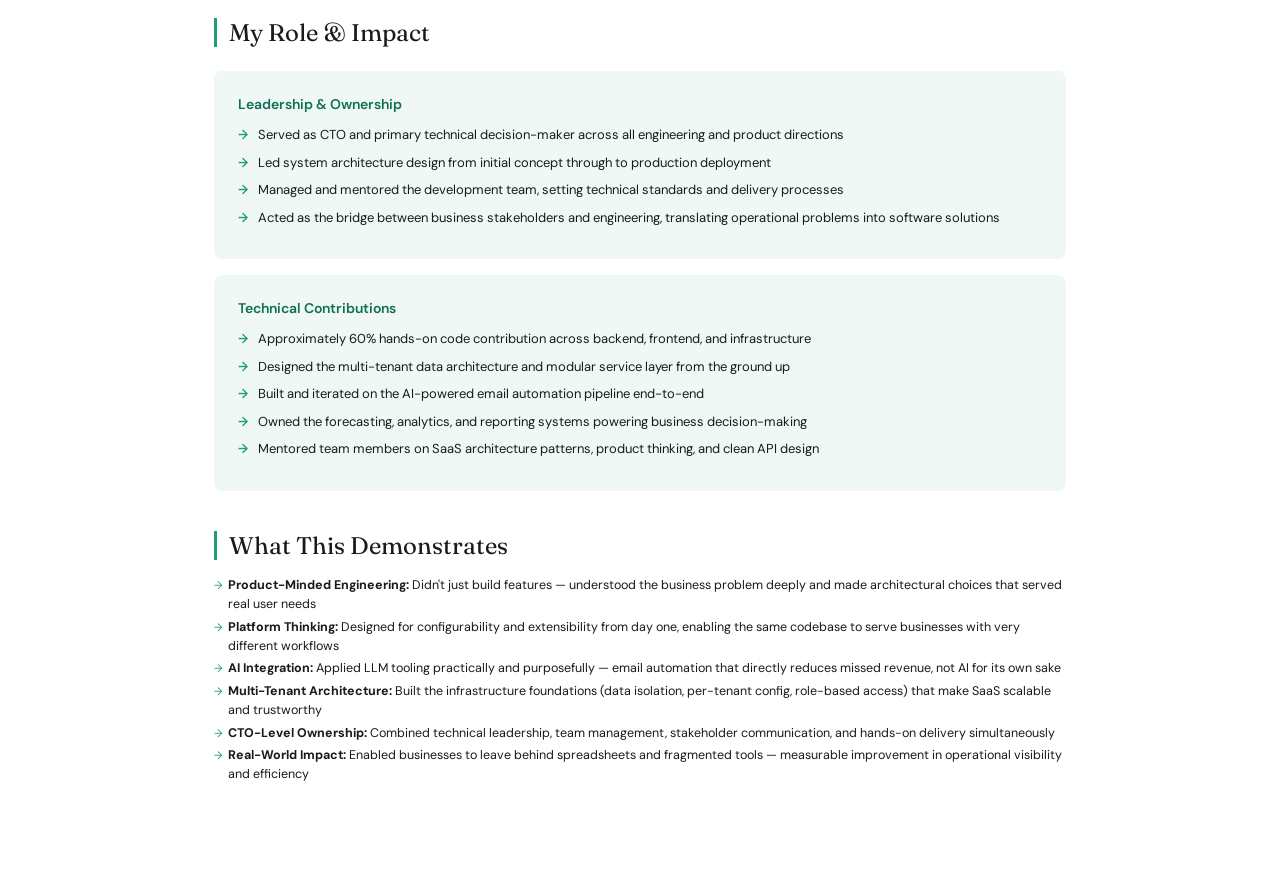
<file: case-study/modular-saas.html>
<!DOCTYPE html>
<html lang="en">
<head>
  <meta charset="UTF-8">
  <meta name="viewport" content="width=device-width, initial-scale=1.0">
  <title>Modular SaaS Platform - Case Study</title>
  <link rel="stylesheet" href="case-study.css">
</head>

<body>
<div class="case-study">
  <a href="../index.html" class="back-button">← Back to Home</a>
  <div class="case-study-header">
    <div class="case-study-subtitle">Modular SaaS Platform</div>
    <h1 class="case-study-title">Business Operations Digitization Platform</h1>
    <div class="case-study-meta">CTO / Lead Architect · SaaS Product</div>
  </div>

  <div class="case-study-section">
    <h2 class="case-study-section-title">Overview</h2>
    <div class="overview-box">
      <p>
        Designed and built a highly configurable, multi-tenant SaaS platform to help traditional businesses transition from manual workflows to fully digital operations. The system enables organizations to manage sales, inventory, purchasing, and analytics through a plug-and-play modular architecture — so each customer can tailor the platform to their exact operational reality.
      </p>
      <p>
        This project combined <strong>product thinking</strong>, <strong>multi-tenant architecture</strong>, and <strong>AI-powered automation</strong> to create a scalable solution adaptable across different industries and business sizes.
      </p>
    </div>

    <div class="tech-stack">
      <span class="tech-badge">React</span>
      <span class="tech-badge">Python</span>
      <span class="tech-badge">PostgreSQL</span>
      <span class="tech-badge">Multi-Tenant SaaS</span>
      <span class="tech-badge">AI / LLM</span>
      <span class="tech-badge">Email Automation</span>
    </div>
  </div>

  <div class="case-study-section">
    <h2 class="case-study-section-title">Problem & Solution</h2>
    <div class="problem-solution-grid">
      <div class="ps-card problem">
        <h4>The Problem</h4>
        <ul>
          <li>Manual tracking via paper and spreadsheets</li>
          <li>Fragmented, disconnected tools</li>
          <li>No real-time operational visibility</li>
          <li>Poor coordination between management and workers</li>
          <li>Generic SaaS tools too rigid for custom workflows</li>
        </ul>
      </div>
      <div class="ps-card solution">
        <h4>The Solution</h4>
        <ul>
          <li>Modular platform — enable only what you need</li>
          <li>Unified data layer across all modules</li>
          <li>Real-time dashboards for every role</li>
          <li>Workflow digitization mirroring real operations</li>
          <li>Custom modules for business-specific processes</li>
        </ul>
      </div>
    </div>
  </div>

  <div class="case-study-section">
    <h2 class="case-study-section-title">Key Highlights</h2>
    <div class="highlights-grid">
      <div class="highlight-card">
        <div class="highlight-label">Modular Architecture</div>
        <div class="highlight-text">Plug-and-play modules (sales, purchase, inventory, analytics) with per-customer configuration and extensible custom workflow support</div>
      </div>
      <div class="highlight-card">
        <div class="highlight-label">Smart Dashboards</div>
        <div class="highlight-text">Dynamic, role-based dashboards aggregating data across modules to surface actionable operational insights</div>
      </div>
      <div class="highlight-card">
        <div class="highlight-label">Workflow Digitization</div>
        <div class="highlight-text">Real-world processes translated into software — e.g. daily pricing decisions automatically propagated through downstream systems</div>
      </div>
      <div class="highlight-card">
        <div class="highlight-label">AI & Automation</div>
        <div class="highlight-text">Email ingestion, classification, and automated response drafting to capture and convert leads without manual effort</div>
      </div>
      <div class="highlight-card">
        <div class="highlight-label">Validation & Control</div>
        <div class="highlight-text">Admin-level approval flows for key transactions, reducing operational errors and unauthorized activity</div>
      </div>
      <div class="highlight-card">
        <div class="highlight-label">Accessibility First</div>
        <div class="highlight-text">Multi-language support and UX designed specifically for non-technical end users to drive adoption at ground level</div>
      </div>
    </div>
  </div>

  <div class="case-study-section">
    <h2 class="case-study-section-title">Technical Approach</h2>
    <ul class="bullets">
      <li>Architected a multi-tenant SaaS platform with a modular service layer, enabling per-customer feature configuration without code changes</li>
      <li>Built a unified data model in PostgreSQL that allows seamless data flow across independent modules for cross-functional reporting</li>
      <li>Designed a React frontend with role-aware dynamic dashboards, giving each user type (owner, manager, worker) a contextually relevant interface</li>
      <li>Implemented a Python backend with a modular service layer — new modules can be introduced without disrupting existing functionality</li>
      <li>Integrated AI-driven email ingestion pipeline: inbound enquiries are classified and routed, with automated draft responses generated to reduce missed leads</li>
      <li>Built a validation and approval layer for high-stakes transactions, creating an audit trail and enforcing operational governance</li>
      <li>Designed forecasting and segmentation services to surface predictive analytics and ROI performance metrics for business owners</li>
      <li>Added multi-language support to enable adoption in diverse, non-English speaking operational environments</li>
      <li>Led the product roadmap alongside engineering — translated business stakeholder requirements into technical specifications and delivery milestones</li>
    </ul>
  </div>

  <div class="case-study-section">
    <h2 class="case-study-section-title">My Role & Impact</h2>
    <div class="role-section">
      <h4>Leadership & Ownership</h4>
      <ul>
        <li>Served as CTO and primary technical decision-maker across all engineering and product directions</li>
        <li>Led system architecture design from initial concept through to production deployment</li>
        <li>Managed and mentored the development team, setting technical standards and delivery processes</li>
        <li>Acted as the bridge between business stakeholders and engineering, translating operational problems into software solutions</li>
      </ul>
    </div>

    <div class="role-section">
      <h4>Technical Contributions</h4>
      <ul>
        <li>Approximately 60% hands-on code contribution across backend, frontend, and infrastructure</li>
        <li>Designed the multi-tenant data architecture and modular service layer from the ground up</li>
        <li>Built and iterated on the AI-powered email automation pipeline end-to-end</li>
        <li>Owned the forecasting, analytics, and reporting systems powering business decision-making</li>
        <li>Mentored team members on SaaS architecture patterns, product thinking, and clean API design</li>
      </ul>
    </div>
  </div>

  <div class="case-study-section">
    <h2 class="case-study-section-title">What This Demonstrates</h2>
    <ul class="bullets">
      <li><strong>Product-Minded Engineering:</strong> Didn't just build features — understood the business problem deeply and made architectural choices that served real user needs</li>
      <li><strong>Platform Thinking:</strong> Designed for configurability and extensibility from day one, enabling the same codebase to serve businesses with very different workflows</li>
      <li><strong>AI Integration:</strong> Applied LLM tooling practically and purposefully — email automation that directly reduces missed revenue, not AI for its own sake</li>
      <li><strong>Multi-Tenant Architecture:</strong> Built the infrastructure foundations (data isolation, per-tenant config, role-based access) that make SaaS scalable and trustworthy</li>
      <li><strong>CTO-Level Ownership:</strong> Combined technical leadership, team management, stakeholder communication, and hands-on delivery simultaneously</li>
      <li><strong>Real-World Impact:</strong> Enabled businesses to leave behind spreadsheets and fragmented tools — measurable improvement in operational visibility and efficiency</li>
    </ul>
  </div>

</div>
</body>
</html>
</file>
<file: styles.css>
@import url('https://fonts.googleapis.com/css2?family=DM+Mono:wght@400;500&family=Fraunces:opsz,wght@9..144,300;400;500&family=DM+Sans:wght@300;400;500&display=swap');

:root {
  --color-text-primary: #1a1a1a;
  --color-text-secondary: #666;
  --color-text-info: #0066cc;
  --color-background-primary: #fff;
  --color-background-secondary: #f8f8f8;
  --color-border-tertiary: #e0e0e0;
  --border-radius-md: 8px;
}

* { box-sizing: border-box; margin: 0; padding: 0; }

.page-layout {
  display: grid;
  grid-template-columns: 220px minmax(0, 1fr);
  gap: 2rem;
  max-width: 1160px;
  margin: 0 auto;
  padding: 2rem 1.5rem;
}

.side-nav {
  position: sticky;
  top: 1.75rem;
  align-self: start;
  background: var(--color-background-primary);
  border: 0.5px solid var(--color-border-tertiary);
  border-radius: var(--border-radius-md);
  padding: 1rem 0.9rem;
}

.nav-title {
  font-family: 'DM Mono', monospace;
  font-size: 10px;
  letter-spacing: 0.12em;
  text-transform: uppercase;
  color: var(--color-text-secondary);
  margin-bottom: 0.75rem;
}

.nav-list {
  list-style: none;
  margin: 0;
  padding: 0;
  display: grid;
  gap: 0.35rem;
}

.nav-list a {
  display: block;
  color: var(--color-text-primary);
  font-size: 12px;
  padding: 0.65rem 0.85rem;
  border-radius: 8px;
  text-decoration: none;
}

.nav-list a:hover,
.nav-list a:focus-visible {
  background: var(--color-background-secondary);
}

.resume {
  font-family: 'DM Sans', sans-serif;
  font-size: 13px;
  font-weight: 400;
  line-height: 1.6;
  color: var(--color-text-primary);
  max-width: 860px;
  margin: 0 auto;
  padding: 2rem 1.5rem;
}

.header {
  border-bottom: 0.5px solid var(--color-border-tertiary);
  padding-bottom: 1.25rem;
  margin-bottom: 1.25rem;
}

.name {
  font-family: 'Fraunces', serif;
  font-size: 32px;
  font-weight: 300;
  letter-spacing: -0.5px;
  color: var(--color-text-primary);
  line-height: 1.1;
}

.tagline {
  font-family: 'DM Mono', monospace;
  font-size: 11px;
  font-weight: 400;
  color: var(--color-text-secondary);
  letter-spacing: 0.08em;
  margin-top: 6px;
  text-transform: uppercase;
}

.contact-row {
  display: flex;
  flex-wrap: wrap;
  gap: 12px;
  margin-top: 10px;
}

.contact-item {
  font-size: 12px;
  color: var(--color-text-secondary);
  display: flex;
  align-items: center;
  gap: 5px;
}

.contact-item a {
  color: inherit;
  text-decoration: none;
}

.contact-item a:hover {
  text-decoration: underline;
}

.contact-item span {
  color: var(--color-text-info);
  font-size: 11px;
}

.pitch {
  background: var(--color-background-secondary);
  border-left: 2px solid #1D9E75;
  border-radius: 0 var(--border-radius-md) var(--border-radius-md) 0;
  padding: 0.75rem 1rem;
  margin-bottom: 1.5rem;
  font-size: 13px;
  color: var(--color-text-primary);
  line-height: 1.65;
}

.pitch strong {
  font-weight: 500;
  color: #0F6E56;
}

.section-label {
  font-family: 'DM Mono', monospace;
  font-size: 10px;
  letter-spacing: 0.12em;
  text-transform: uppercase;
  color: var(--color-text-secondary);
  margin-bottom: 0.75rem;
  padding-bottom: 4px;
  border-bottom: 0.5px solid var(--color-border-tertiary);
}

.section { margin-bottom: 1.5rem; }

.skills-grid {
  display: grid;
  grid-template-columns: repeat(auto-fit, minmax(160px, 1fr));
  gap: 8px;
}

.skill-group {
  background: var(--color-background-primary);
  border: 0.5px solid var(--color-border-tertiary);
  border-radius: var(--border-radius-md);
  padding: 10px 12px;
}

.skill-group-title {
  font-family: 'DM Mono', monospace;
  font-size: 10px;
  text-transform: uppercase;
  letter-spacing: 0.08em;
  color: var(--color-text-secondary);
  margin-bottom: 6px;
}

.skill-tags {
  display: flex;
  flex-wrap: wrap;
  gap: 4px;
}

.tag {
  font-size: 11px;
  background: var(--color-background-secondary);
  color: var(--color-text-primary);
  border-radius: 4px;
  padding: 2px 7px;
  font-weight: 400;
}

.highlight-tag {
  background: #E1F5EE;
  color: #0F6E56;
}

.job {
  margin-bottom: 1.25rem;
  padding-bottom: 1.25rem;
  border-bottom: 0.5px solid var(--color-border-tertiary);
}

.job:last-child { border-bottom: none; padding-bottom: 0; }

.job-header {
  display: flex;
  justify-content: space-between;
  align-items: flex-start;
  flex-wrap: wrap;
  gap: 4px;
  margin-bottom: 6px;
}

.job-title {
  font-weight: 500;
  font-size: 14px;
  color: var(--color-text-primary);
}

.job-company {
  font-size: 12px;
  color: var(--color-text-secondary);
  margin-top: 1px;
}

.job-meta {
  font-family: 'DM Mono', monospace;
  font-size: 10px;
  color: var(--color-text-secondary);
  text-align: right;
  white-space: nowrap;
}

.badge {
  display: inline-block;
  font-size: 10px;
  font-family: 'DM Mono', monospace;
  padding: 2px 8px;
  border-radius: 4px;
  margin-bottom: 6px;
  background: #E1F5EE;
  color: #0F6E56;
  letter-spacing: 0.04em;
}

.badge-blue {
  background: #E6F1FB;
  color: #185FA5;
}

.badge-amber {
  background: #FAEEDA;
  color: #854F0B;
}

ul.bullets {
  list-style: none;
  padding: 0;
  display: flex;
  flex-direction: column;
  gap: 3px;
}

ul.bullets li {
  font-size: 12.5px;
  color: var(--color-text-primary);
  padding-left: 14px;
  position: relative;
  line-height: 1.55;
}

ul.bullets li::before {
  content: "→";
  position: absolute;
  left: 0;
  color: #1D9E75;
  font-size: 11px;
  top: 1px;
}

.metric {
  font-weight: 500;
  color: #0F6E56;
}

.two-col {
  display: grid;
  grid-template-columns: 1fr 1fr;
  gap: 1rem;
}

.edu-item {
  background: var(--color-background-primary);
  border: 0.5px solid var(--color-border-tertiary);
  border-radius: var(--border-radius-md);
  padding: 10px 14px;
}

.edu-degree {
  font-weight: 500;
  font-size: 13px;
}

.edu-school {
  font-size: 12px;
  color: var(--color-text-secondary);
  margin-top: 2px;
}

.edu-year {
  font-family: 'DM Mono', monospace;
  font-size: 10px;
  color: var(--color-text-secondary);
  margin-top: 4px;
}

.availability-bar {
  display: flex;
  align-items: center;
  gap: 10px;
  background: #E1F5EE;
  border-radius: var(--border-radius-md);
  padding: 8px 14px;
  margin-bottom: 1.5rem;
}

.avail-dot {
  width: 8px;
  height: 8px;
  background: #1D9E75;
  border-radius: 50%;
  flex-shrink: 0;
}

.avail-text {
  font-size: 12px;
  color: #0F6E56;
  font-weight: 500;
}

.avail-sub {
  font-size: 11px;
  color: #0F6E56;
  opacity: 0.8;
  margin-left: auto;
  font-family: 'DM Mono', monospace;
}

@media (max-width: 960px) {
  .page-layout {
    grid-template-columns: 1fr;
    padding: 1.5rem 1rem;
  }

  .side-nav {
    display: none;
  }

  .name {
    font-size: 28px;
  }

  .resume {
    font-size: 14px;
  }
}

@media (max-width: 768px) {
  .page-layout {
    padding: 1rem;
  }

  .side-nav {
    padding: 0.75rem;
  }

  .nav-list a {
    padding: 0.75rem;
    font-size: 14px;
  }

  .name {
    font-size: 24px;
  }

  .tagline {
    font-size: 10px;
  }

  .resume {
    font-size: 15px;
    padding: 1rem;
  }

  .job-title {
    font-size: 16px;
  }

  .job-company {
    font-size: 14px;
  }

  .section-title {
    font-size: 18px;
  }

  .skills-grid {
    grid-template-columns: repeat(auto-fit, minmax(140px, 1fr));
    gap: 6px;
  }

  .skill-group {
    padding: 8px 10px;
  }

  .tag {
    padding: 3px 8px;
  }

  .highlight-tag {
    padding: 3px 8px;
  }
}

@media (max-width: 600px) {
  .two-col { grid-template-columns: 1fr; }
  .job-header { flex-direction: column; }
  .job-meta { text-align: left; }

  .page-layout {
    padding: 0.75rem;
  }

  .name {
    font-size: 22px;
  }

  .resume {
    font-size: 16px;
    padding: 0.75rem;
  }

  .nav-list a {
    padding: 0.8rem;
    font-size: 15px;
  }

  .skills-grid {
    grid-template-columns: 1fr;
  }

  .job-title {
    font-size: 18px;
  }

  .section-title {
    font-size: 20px;
  }

  .tag {
    padding: 4px 10px;
    font-size: 13px;
  }

  .highlight-tag {
    padding: 4px 10px;
    font-size: 13px;
  }
}
</file>
<file: case-study/case-study.css>
@import url('../styles.css');

/* Case study page styles */
.case-study {
  max-width: 900px;
  margin: 0 auto;
  padding: 3rem 1.5rem;
  font-family: 'DM Sans', sans-serif;
  color: var(--color-text-primary);
}

.back-button {
  display: inline-block;
  margin-bottom: 2rem;
  padding: 0.5rem 1rem;
  background-color: #1D9E75;
  color: white;
  text-decoration: none;
  border-radius: 4px;
  font-size: 14px;
  font-weight: 500;
  transition: background-color 0.2s ease;
}

.back-button:hover {
  background-color: #178a63;
}

.case-study-header {
  margin-bottom: 2.5rem;
  border-bottom: 2px solid #1D9E75;
  padding-bottom: 1.5rem;
}

.case-study-subtitle {
  font-size: 16px;
  color: #1D9E75;
  font-weight: 500;
  margin-bottom: 0.25rem;
}

.case-study-title {
  font-family: 'Fraunces', serif;
  font-size: 42px;
  font-weight: 300;
  letter-spacing: -0.5px;
  color: var(--color-text-primary);
  line-height: 1.1;
  margin-bottom: 0.5rem;
}

.case-study-meta {
  font-family: 'DM Mono', monospace;
  font-size: 11px;
  color: var(--color-text-secondary);
  letter-spacing: 0.08em;
  text-transform: uppercase;
  margin-top: 0.75rem;
}

.case-study-section {
  margin-bottom: 2.5rem;
}

.case-study-section-title {
  font-family: 'Fraunces', serif;
  font-size: 24px;
  font-weight: 400;
  color: var(--color-text-primary);
  margin-bottom: 1rem;
  border-left: 3px solid #1D9E75;
  padding-left: 0.75rem;
}

.overview-box {
  background: var(--color-background-secondary);
  border-left: 3px solid #1D9E75;
  padding: 1.25rem;
  margin-bottom: 1.5rem;
  border-radius: var(--border-radius-md);
  line-height: 1.7;
}

.overview-box p {
  margin-bottom: 1rem;
}

.overview-box p:last-child {
  margin-bottom: 0;
}

.highlights-grid {
  display: grid;
  grid-template-columns: repeat(auto-fit, minmax(220px, 1fr));
  gap: 1rem;
  margin-bottom: 1.5rem;
}

.highlight-card {
  background: var(--color-background-primary);
  border: 0.5px solid var(--color-border-tertiary);
  border-radius: var(--border-radius-md);
  padding: 1rem;
  transition: all 150ms ease;
}

.highlight-card:hover {
  border-color: #1D9E75;
  box-shadow: 0 4px 12px rgba(29, 158, 117, 0.1);
}

.highlight-label {
  font-family: 'DM Mono', monospace;
  font-size: 10px;
  text-transform: uppercase;
  letter-spacing: 0.08em;
  color: #1D9E75;
  font-weight: 600;
  margin-bottom: 0.5rem;
}

.highlight-text {
  font-size: 13px;
  color: var(--color-text-primary);
  line-height: 1.5;
}

.role-section {
  background: #F0F8F5;
  border-radius: var(--border-radius-md);
  padding: 1.5rem;
  margin-top: 1.5rem;
}

.role-section + .role-section {
  margin-top: 1rem;
}

.role-section h4 {
  font-size: 14px;
  color: #0F6E56;
  font-weight: 600;
  margin-bottom: 0.75rem;
}

.role-section ul {
  list-style: none;
  padding: 0;
  margin: 0;
}

.role-section li {
  font-size: 13px;
  color: var(--color-text-primary);
  padding-left: 20px;
  position: relative;
  margin-bottom: 0.5rem;
  line-height: 1.5;
}

.role-section li::before {
  content: "→";
  position: absolute;
  left: 0;
  color: #1D9E75;
  font-weight: 600;
}

.tech-stack {
  display: flex;
  flex-wrap: wrap;
  gap: 0.5rem;
  margin-top: 1rem;
}

.tech-badge {
  display: inline-block;
  background: #E1F5EE;
  color: #0F6E56;
  font-size: 11px;
  padding: 0.35rem 0.7rem;
  border-radius: 999px;
  font-family: 'DM Mono', monospace;
  font-weight: 500;
}

.problem-solution-grid {
  display: grid;
  grid-template-columns: 1fr 1fr;
  gap: 1.25rem;
  margin-bottom: 1.5rem;
}

.ps-card {
  border-radius: var(--border-radius-md);
  padding: 1.25rem;
}

.ps-card.problem {
  background: #FFF7F0;
  border-left: 3px solid #E07B39;
}

.ps-card.solution {
  background: #F0F8F5;
  border-left: 3px solid #1D9E75;
}

.ps-card h4 {
  font-family: 'DM Mono', monospace;
  font-size: 10px;
  text-transform: uppercase;
  letter-spacing: 0.08em;
  font-weight: 600;
  margin-bottom: 0.75rem;
}

.ps-card.problem h4 { color: #E07B39; }
.ps-card.solution h4 { color: #1D9E75; }

.ps-card ul {
  list-style: none;
  padding: 0;
  margin: 0;
}

.ps-card li {
  font-size: 13px;
  color: var(--color-text-primary);
  padding-left: 16px;
  position: relative;
  margin-bottom: 0.4rem;
  line-height: 1.5;
}

.ps-card.problem li::before {
  content: "✕";
  position: absolute;
  left: 0;
  color: #E07B39;
  font-size: 10px;
  top: 2px;
}

.ps-card.solution li::before {
  content: "✓";
  position: absolute;
  left: 0;
  color: #1D9E75;
  font-size: 10px;
  top: 2px;
}

.case-study-section .bullets {
  margin-bottom: 1.5rem;
}

@media (max-width: 768px) {
  .case-study {
    padding: 2rem 1rem;
  }

  .case-study-title {
    font-size: 32px;
  }

  .case-study-section-title {
    font-size: 20px;
  }

  .highlights-grid {
    grid-template-columns: 1fr;
  }

  .problem-solution-grid {
    grid-template-columns: 1fr;
  }

  .back-button {
    padding: 0.75rem 1.25rem;
    font-size: 16px;
  }
}

@media (max-width: 600px) {
  .case-study {
    padding: 1.5rem 0.75rem;
  }

  .case-study-title {
    font-size: 28px;
  }

  .case-study-section-title {
    font-size: 18px;
  }

  .tech-badge {
    font-size: 12px;
    padding: 4px 8px;
  }

  .overview-box p {
    font-size: 16px;
    line-height: 1.6;
  }

  .back-button {
    padding: 0.8rem 1.5rem;
    font-size: 17px;
    margin-bottom: 1.5rem;
  }
}
</file>
